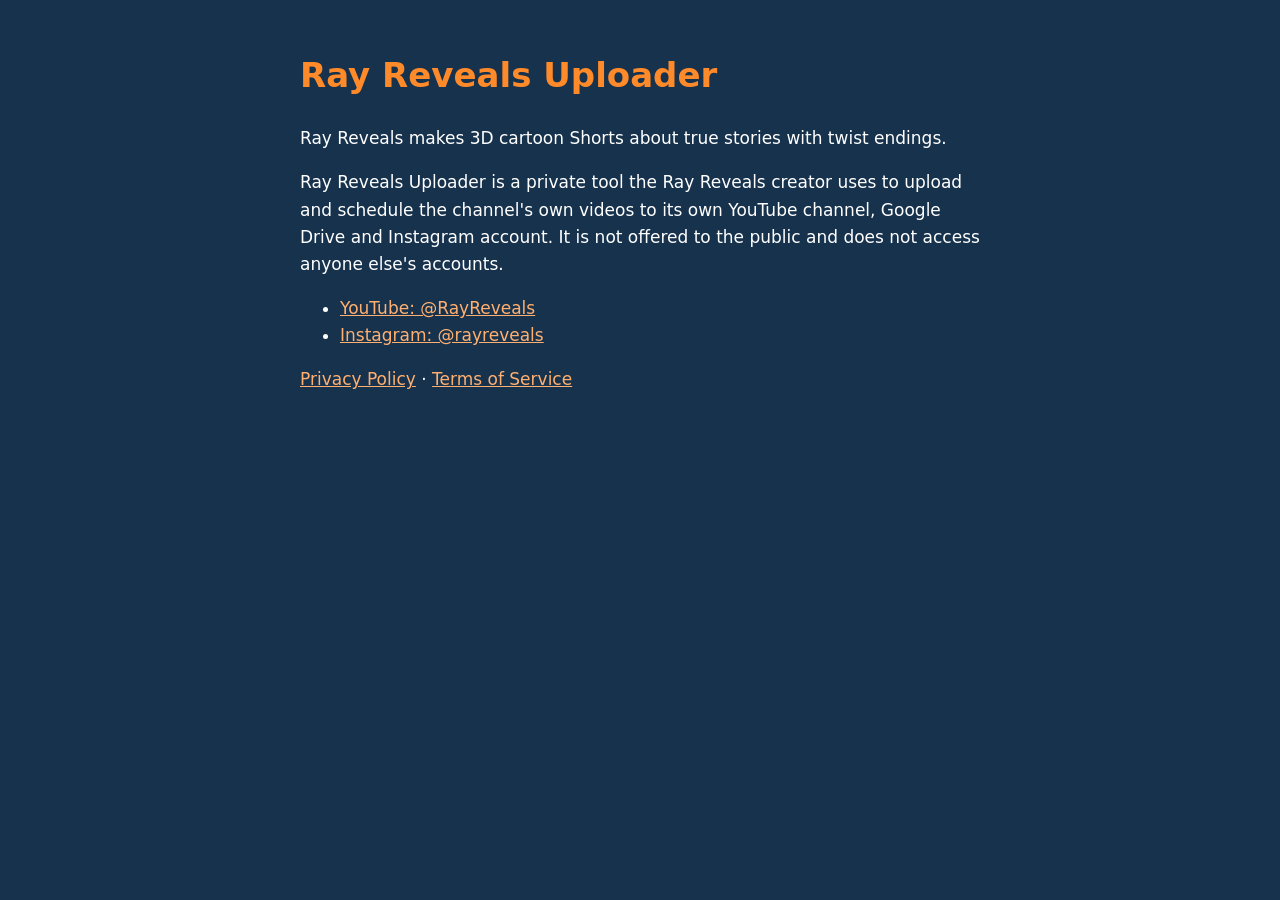
<file: index.html>
<!doctype html>
<html lang="en">
<head>
<meta charset="utf-8">
<meta name="viewport" content="width=device-width, initial-scale=1">
<title>Ray Reveals Uploader</title>
<link rel="stylesheet" href="style.css">
</head>
<body>
<main>
  <h1>Ray Reveals Uploader</h1>
  <p>Ray Reveals makes 3D cartoon Shorts about true stories with twist endings.</p>
  <p>Ray Reveals Uploader is a private tool the Ray Reveals creator uses to upload and schedule the channel's own videos to its own YouTube channel, Google Drive and Instagram account. It is not offered to the public and does not access anyone else's accounts.</p>
  <ul>
    <li><a href="https://www.youtube.com/@RayReveals">YouTube: @RayReveals</a></li>
    <li><a href="https://www.instagram.com/rayreveals/">Instagram: @rayreveals</a></li>
  </ul>
  <p><a href="privacy.html">Privacy Policy</a> · <a href="terms.html">Terms of Service</a></p>
</main>
</body>
</html>
</file>
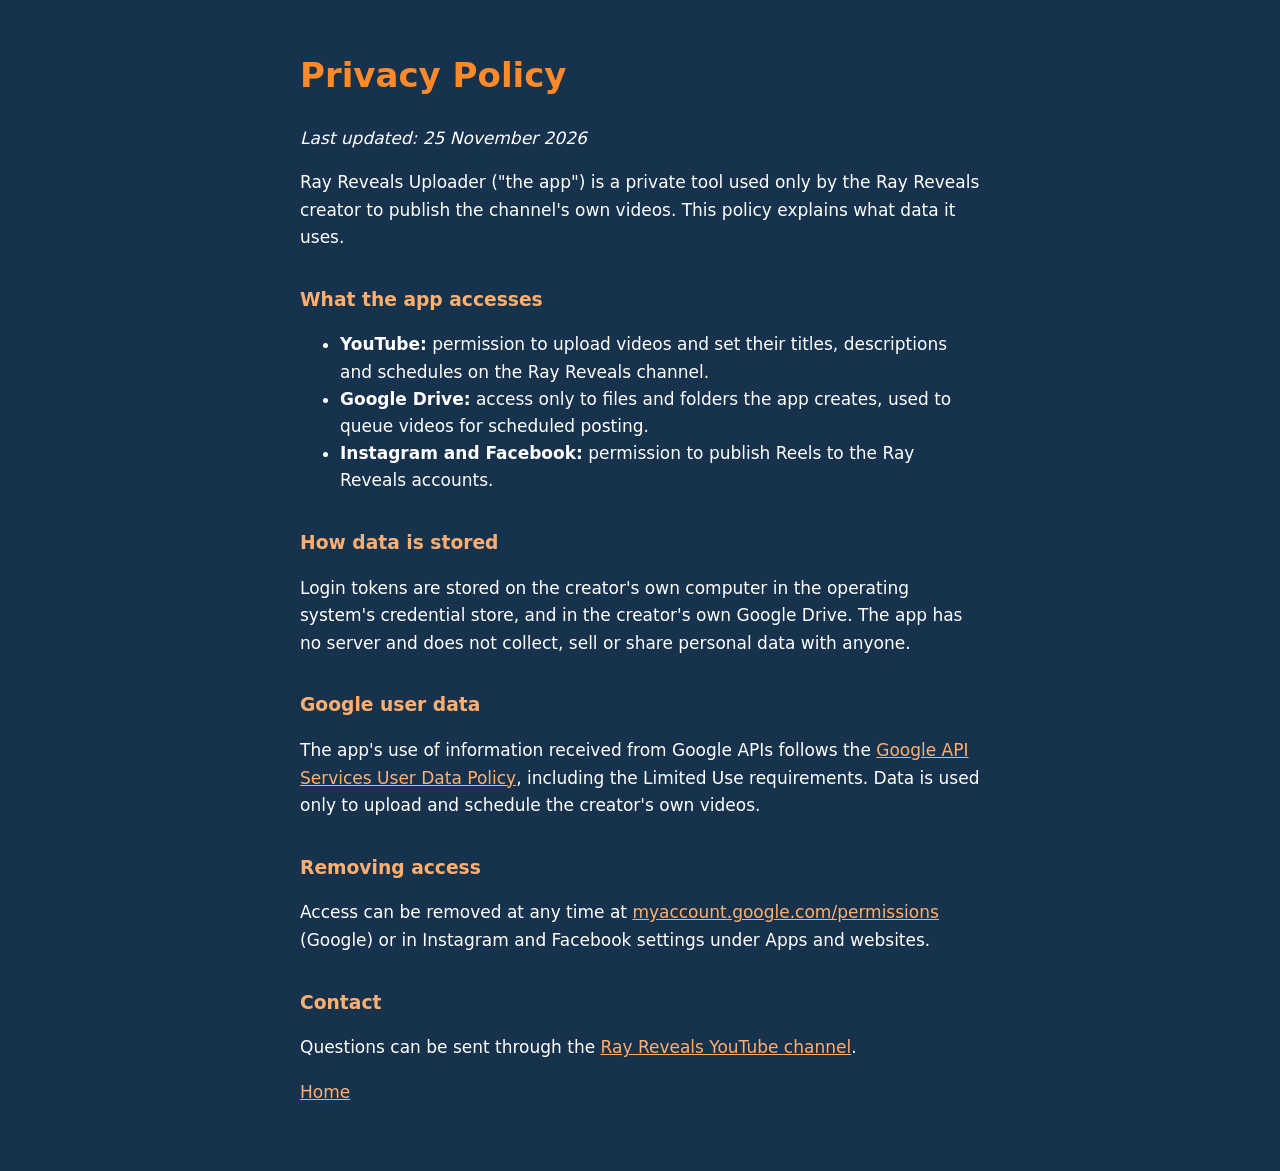
<file: privacy.html>
<!doctype html>
<html lang="en">
<head>
<meta charset="utf-8">
<meta name="viewport" content="width=device-width, initial-scale=1">
<title>Privacy Policy – Ray Reveals Uploader</title>
<link rel="stylesheet" href="style.css">
</head>
<body>
<main>
  <h1>Privacy Policy</h1>
  <p><em>Last updated: 25 November 2026</em></p>
  <p>Ray Reveals Uploader ("the app") is a private tool used only by the Ray Reveals creator to publish the channel's own videos. This policy explains what data it uses.</p>

  <h2>What the app accesses</h2>
  <ul>
    <li><strong>YouTube:</strong> permission to upload videos and set their titles, descriptions and schedules on the Ray Reveals channel.</li>
    <li><strong>Google Drive:</strong> access only to files and folders the app creates, used to queue videos for scheduled posting.</li>
    <li><strong>Instagram and Facebook:</strong> permission to publish Reels to the Ray Reveals accounts.</li>
  </ul>

  <h2>How data is stored</h2>
  <p>Login tokens are stored on the creator's own computer in the operating system's credential store, and in the creator's own Google Drive. The app has no server and does not collect, sell or share personal data with anyone.</p>

  <h2>Google user data</h2>
  <p>The app's use of information received from Google APIs follows the <a href="https://developers.google.com/terms/api-services-user-data-policy">Google API Services User Data Policy</a>, including the Limited Use requirements. Data is used only to upload and schedule the creator's own videos.</p>

  <h2>Removing access</h2>
  <p>Access can be removed at any time at <a href="https://myaccount.google.com/permissions">myaccount.google.com/permissions</a> (Google) or in Instagram and Facebook settings under Apps and websites.</p>

  <h2>Contact</h2>
  <p>Questions can be sent through the <a href="https://www.youtube.com/@RayReveals">Ray Reveals YouTube channel</a>.</p>
  <p><a href="index.html">Home</a></p>
</main>
</body>
</html>
</file>
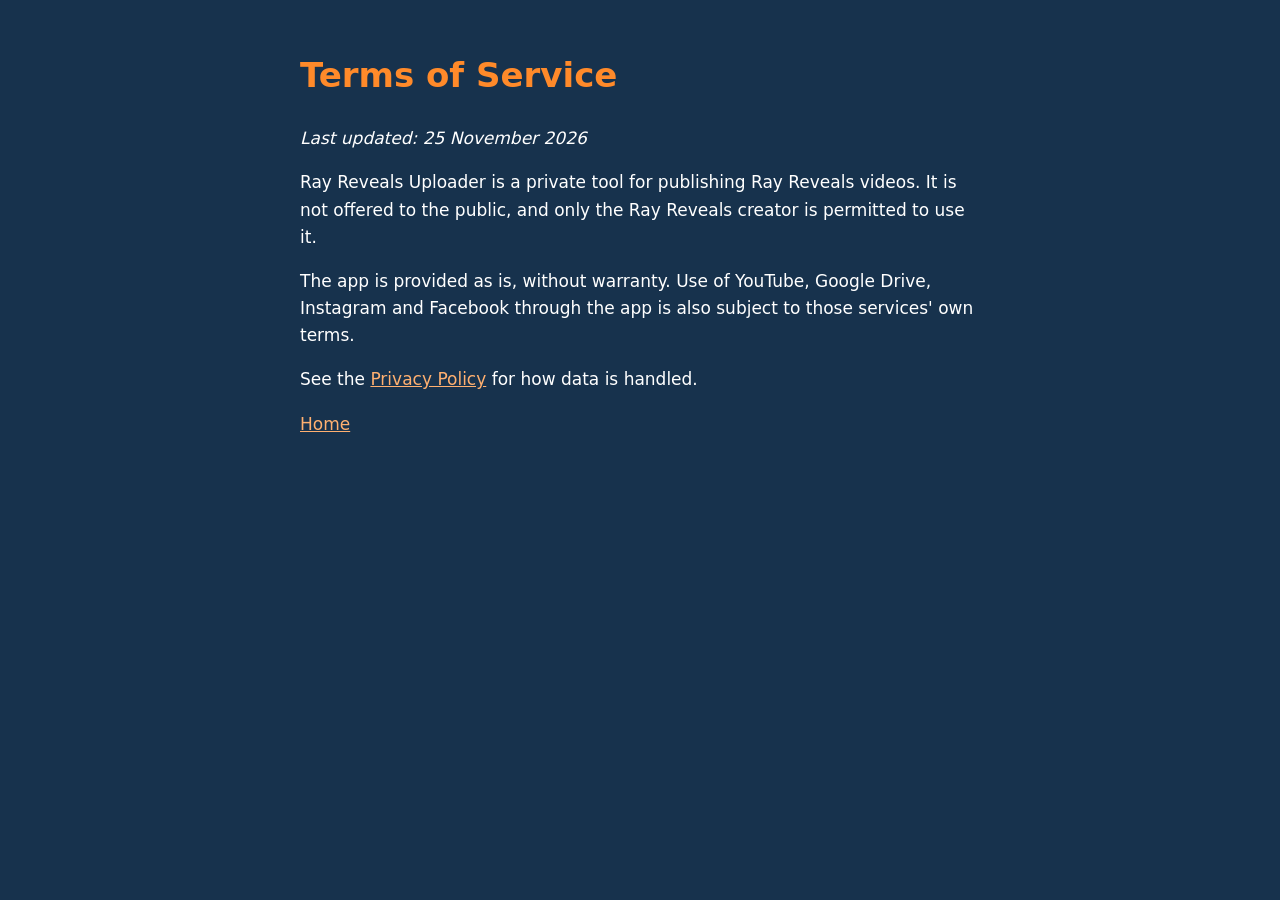
<file: terms.html>
<!doctype html>
<html lang="en">
<head>
<meta charset="utf-8">
<meta name="viewport" content="width=device-width, initial-scale=1">
<title>Terms of Service – Ray Reveals Uploader</title>
<link rel="stylesheet" href="style.css">
</head>
<body>
<main>
  <h1>Terms of Service</h1>
  <p><em>Last updated: 25 November 2026</em></p>
  <p>Ray Reveals Uploader is a private tool for publishing Ray Reveals videos. It is not offered to the public, and only the Ray Reveals creator is permitted to use it.</p>
  <p>The app is provided as is, without warranty. Use of YouTube, Google Drive, Instagram and Facebook through the app is also subject to those services' own terms.</p>
  <p>See the <a href="privacy.html">Privacy Policy</a> for how data is handled.</p>
  <p><a href="index.html">Home</a></p>
</main>
</body>
</html>
</file>
<file: style.css>
body { margin: 0; background: #17324d; color: #fff; font: 17px/1.6 system-ui, sans-serif; }
main { max-width: 680px; margin: 0 auto; padding: 48px 16px; }
h1 { color: #ff8a2a; margin-top: 0; }
h2 { color: #ffb070; font-size: 1.1em; margin-top: 1.8em; }
a { color: #ffb070; }
</file>
